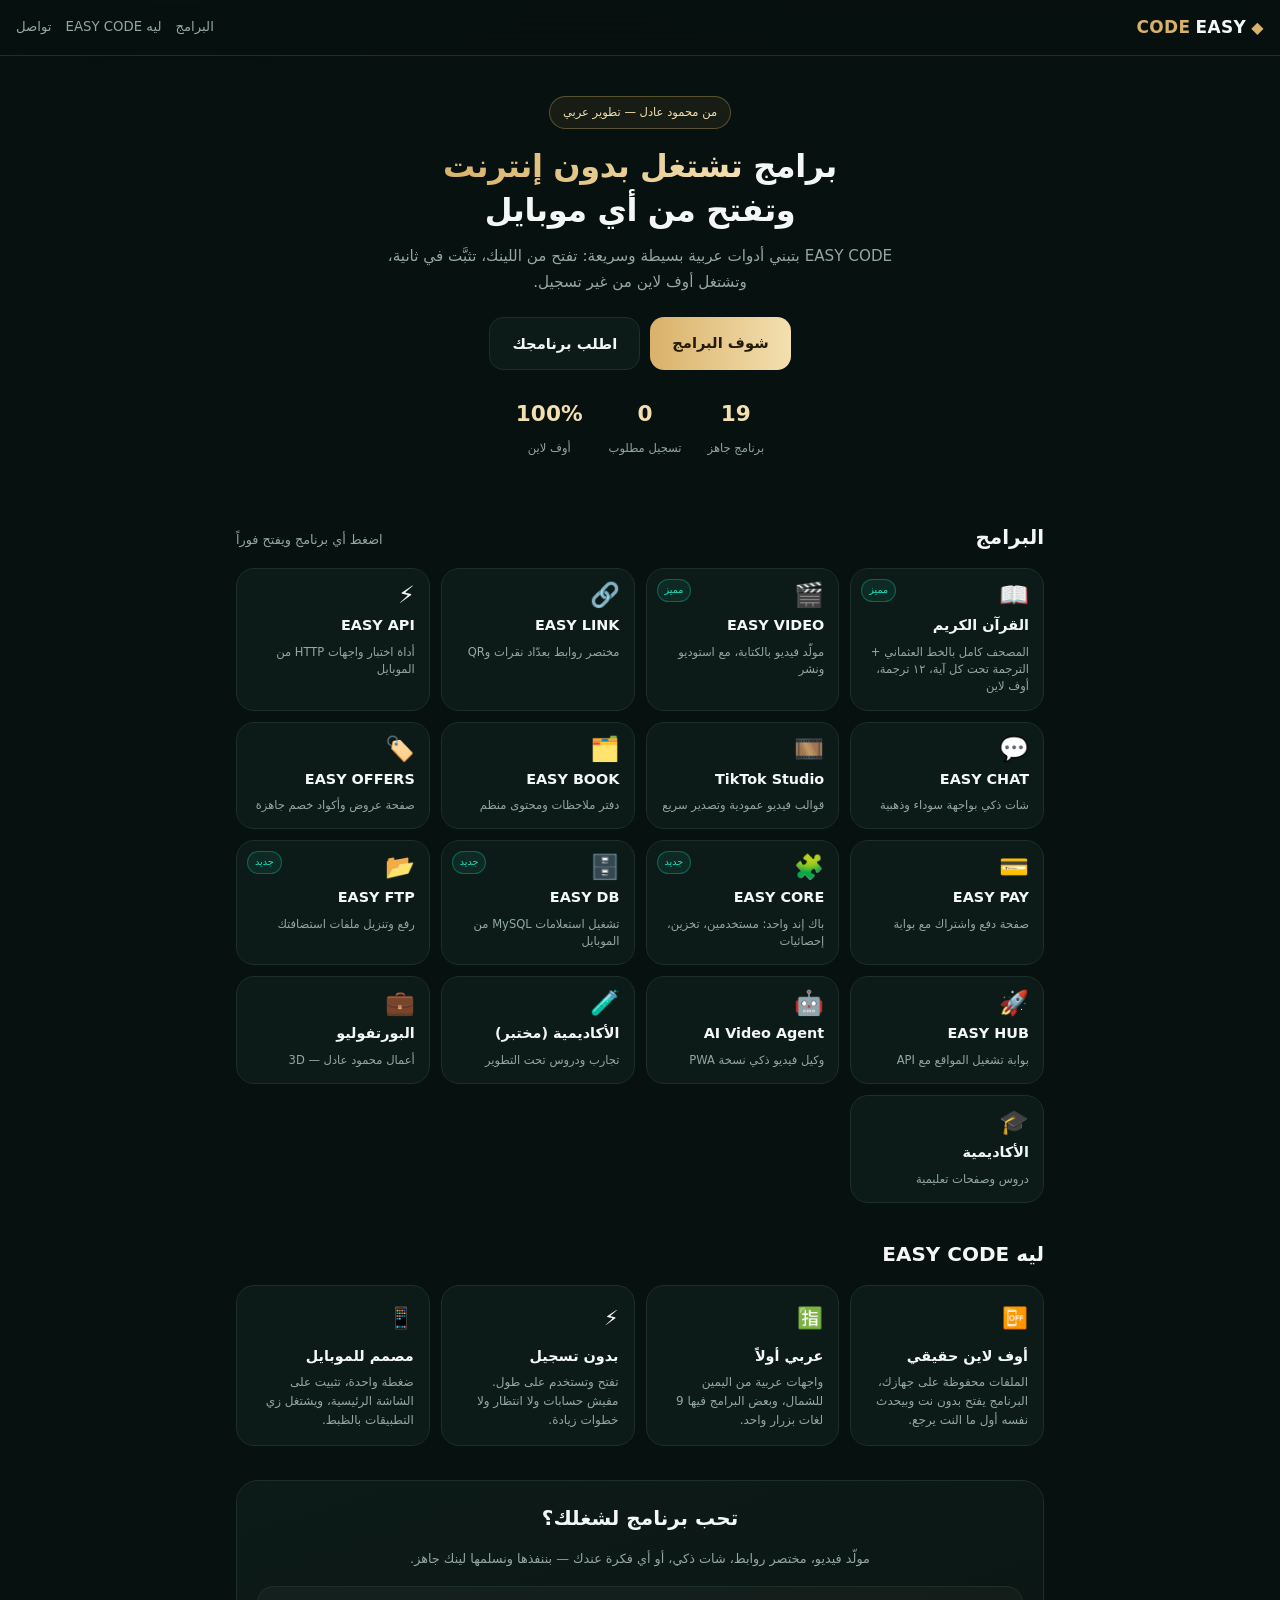
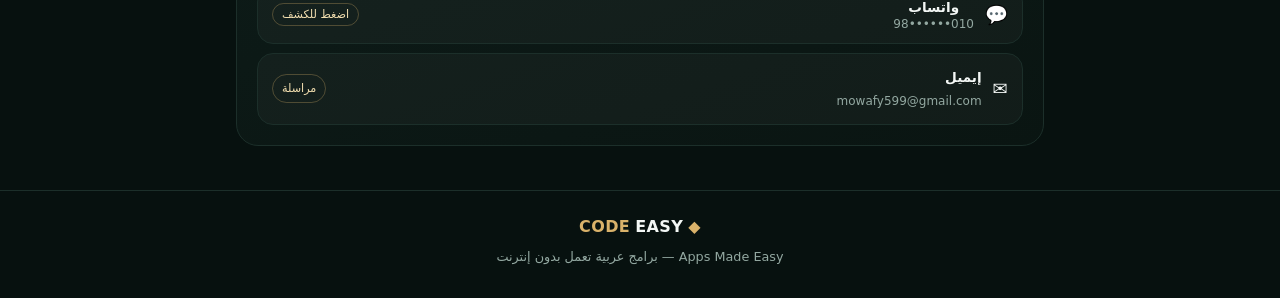
<file: index.html>
<!DOCTYPE html>
<html lang="ar" dir="rtl">
<head>
<meta charset="utf-8">
<meta name="viewport" content="width=device-width, initial-scale=1, viewport-fit=cover">
<title>EASY CODE — Apps Made Easy</title>
<meta name="description" content="برامج عربية تعمل بدون إنترنت: مولّد فيديو، القرآن الكريم، مختصر روابط، أداة API، وأكتر.">
<meta name="theme-color" content="#07110F">
<link rel="manifest" href="manifest.webmanifest">
<link rel="icon" href="icons/icon-192.png">
<link rel="apple-touch-icon" href="icons/icon-192.png">
<link rel="stylesheet" href="assets/brand.css?v=3">
</head>
<body>
<div class="glow"></div>

<header class="bar">
  <div class="logo"><span class="mark">◆</span><b>EASY</b><i>CODE</i></div>
  <nav>
    <a href="#apps">البرامج</a>
    <a href="#why">ليه EASY CODE</a>
    <a href="#contact">تواصل</a>
    <button class="inst" id="installBtn" hidden type="button">تثبيت</button>
  </nav>
</header>

<main>
  <section class="hero">
    <span class="chip">من محمود عادل — تطوير عربي</span>
    <h1>برامج <span class="gold">تشتغل بدون إنترنت</span><br>وتفتح من أي موبايل</h1>
    <p class="lead">EASY CODE بتبني أدوات عربية بسيطة وسريعة: تفتح من اللينك، تثبَّت في ثانية، وتشتغل أوف لاين من غير تسجيل.</p>
    <div class="cta">
      <a class="btn gold" href="#apps">شوف البرامج</a>
      <a class="btn ghost" href="#contact">اطلب برنامجك</a>
    </div>
    <div class="stats">
      <div><b>19</b><span>برنامج جاهز</span></div>
      <div><b>0</b><span>تسجيل مطلوب</span></div>
      <div><b>100%</b><span>أوف لاين</span></div>
    </div>
  </section>

  <section id="apps">
    <div class="sechead"><h2>البرامج</h2><span class="mut">اضغط أي برنامج ويفتح فوراً</span></div>
    <div class="grid" id="grid"></div>
  </section>

  <section id="why">
    <div class="sechead"><h2>ليه EASY CODE</h2></div>
    <div class="feats">
      <div class="feat"><span>📴</span><h3>أوف لاين حقيقي</h3><p>الملفات محفوظة على جهازك، البرنامج يفتح بدون نت وبيحدث نفسه أول ما النت يرجع.</p></div>
      <div class="feat"><span>🈯</span><h3>عربي أولاً</h3><p>واجهات عربية من اليمين للشمال، وبعض البرامج فيها 9 لغات بزرار واحد.</p></div>
      <div class="feat"><span>⚡</span><h3>بدون تسجيل</h3><p>تفتح وتستخدم على طول. مفيش حسابات ولا انتظار ولا خطوات زيادة.</p></div>
      <div class="feat"><span>📱</span><h3>مصمم للموبايل</h3><p>ضغطة واحدة، تثبيت على الشاشة الرئيسية، ويشتغل زي التطبيقات بالظبط.</p></div>
    </div>
  </section>

  <section id="contact" class="contact">
    <h2>تحب برنامج لشغلك؟</h2>
    <p class="mut">مولّد فيديو، مختصر روابط، شات ذكي، أو أي فكرة عندك — بننفذها ونسلمها لينك جاهز.</p>
    <div class="channels">
      <button class="ch" id="waBtn" type="button">
        <span class="ci">💬</span>
        <span><b>واتساب</b><i id="waNum">010••••••98</i></span>
        <span class="chact" id="waAct">اضغط للكشف</span>
      </button>
      <a class="ch" href="mailto:mowafy599@gmail.com">
        <span class="ci">✉️</span>
        <span><b>إيميل</b><i>mowafy599@gmail.com</i></span>
        <span class="chact">مراسلة</span>
      </a>
    </div>
  </section>
</main>

<footer>
  <div class="logo small"><span class="mark">◆</span><b>EASY</b><i>CODE</i></div>
  <p class="mut">Apps Made Easy — برامج عربية تعمل بدون إنترنت</p>
</footer>

<div class="toast" id="toast"></div>
<script src="assets/brand.js?v=4"></script>
</body>
</html>
</file>
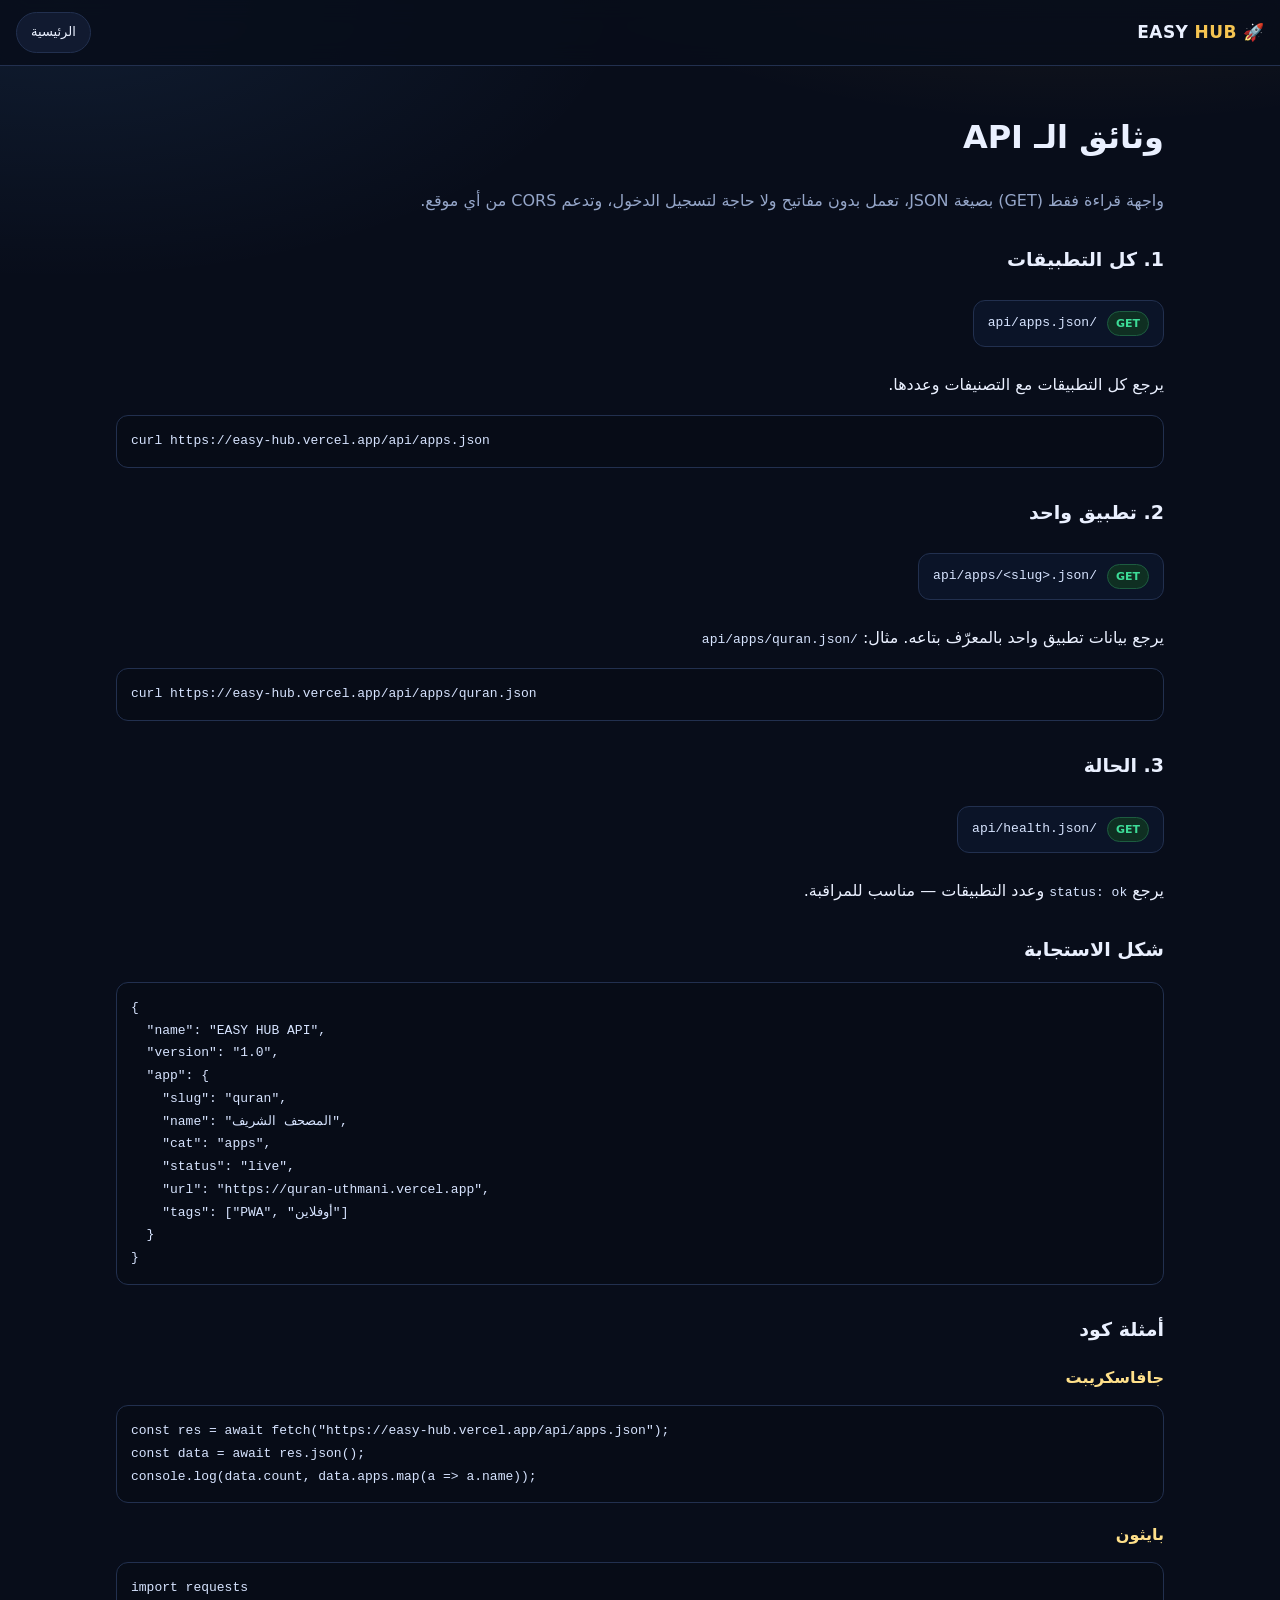
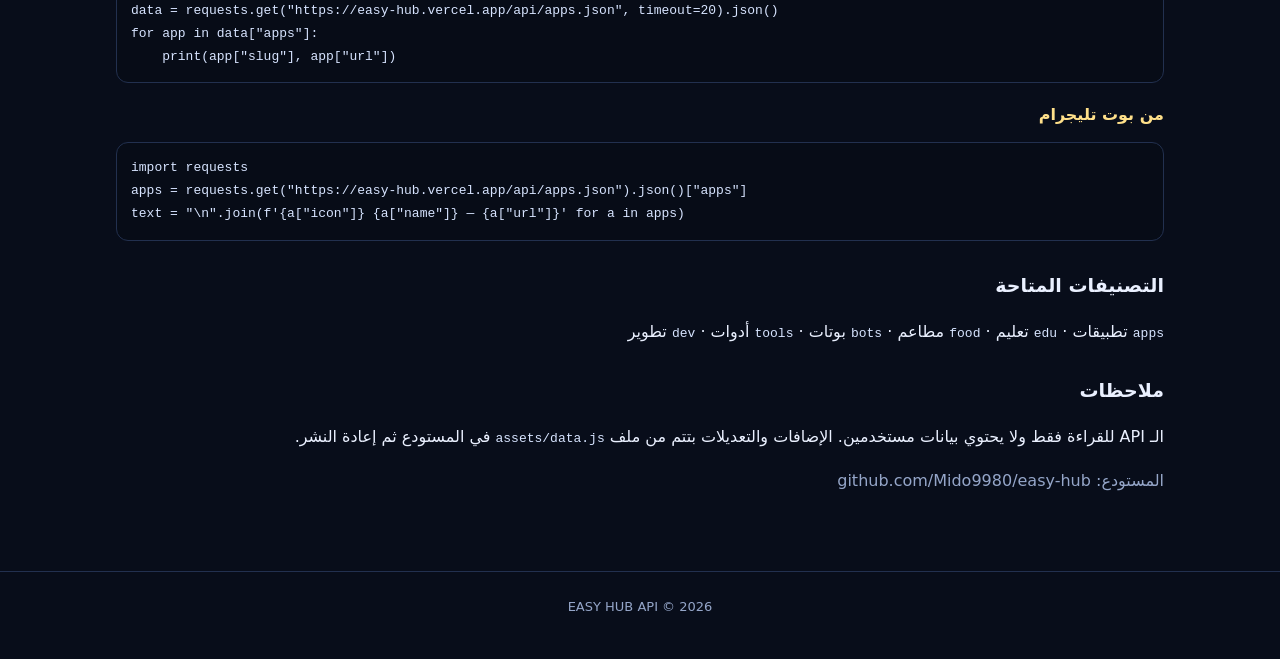
<file: docs.html>
<!DOCTYPE html>
<html lang="ar" dir="rtl">
<head>
<meta charset="utf-8">
<meta name="viewport" content="width=device-width, initial-scale=1">
<title>وثائق EASY HUB API</title>
<meta name="theme-color" content="#0b1020">
<link rel="stylesheet" href="assets/style.css">
<link rel="icon" href="icons/icon-192.png">
</head>
<body>
<header class="bar">
  <div class="logo">🚀 <b>EASY <span>HUB</span></b></div>
  <div class="grow"></div>
  <a class="pill" href="./">الرئيسية</a>
</header>

<main class="wrap">
  <h1>وثائق الـ API</h1>
  <p class="muted">واجهة قراءة فقط (GET) بصيغة JSON، تعمل بدون مفاتيح ولا حاجة لتسجيل الدخول، وتدعم CORS من أي موقع.</p>

  <h2>1. كل التطبيقات</h2>
  <div class="ep"><span class="m">GET</span> <code>/api/apps.json</code></div>
  <p>يرجع كل التطبيقات مع التصنيفات وعددها.</p>
  <pre><code>curl https://easy-hub.vercel.app/api/apps.json</code></pre>

  <h2>2. تطبيق واحد</h2>
  <div class="ep"><span class="m">GET</span> <code>/api/apps/&lt;slug&gt;.json</code></div>
  <p>يرجع بيانات تطبيق واحد بالمعرّف بتاعه. مثال: <code>/api/apps/quran.json</code></p>
  <pre><code>curl https://easy-hub.vercel.app/api/apps/quran.json</code></pre>

  <h2>3. الحالة</h2>
  <div class="ep"><span class="m">GET</span> <code>/api/health.json</code></div>
  <p>يرجع <code>status: ok</code> وعدد التطبيقات — مناسب للمراقبة.</p>

  <h2>شكل الاستجابة</h2>
  <pre><code>{
  "name": "EASY HUB API",
  "version": "1.0",
  "app": {
    "slug": "quran",
    "name": "المصحف الشريف",
    "cat": "apps",
    "status": "live",
    "url": "https://quran-uthmani.vercel.app",
    "tags": ["PWA", "أوفلاين"]
  }
}</code></pre>

  <h2>أمثلة كود</h2>
  <h3>جافاسكريبت</h3>
  <pre><code>const res = await fetch("https://easy-hub.vercel.app/api/apps.json");
const data = await res.json();
console.log(data.count, data.apps.map(a => a.name));</code></pre>
  <h3>بايثون</h3>
  <pre><code>import requests
data = requests.get("https://easy-hub.vercel.app/api/apps.json", timeout=20).json()
for app in data["apps"]:
    print(app["slug"], app["url"])</code></pre>
  <h3>من بوت تليجرام</h3>
  <pre><code>import requests
apps = requests.get("https://easy-hub.vercel.app/api/apps.json").json()["apps"]
text = "\n".join(f'{a["icon"]} {a["name"]} — {a["url"]}' for a in apps)</code></pre>

  <h2>التصنيفات المتاحة</h2>
  <p><code>apps</code> تطبيقات · <code>edu</code> تعليم · <code>food</code> مطاعم · <code>bots</code> بوتات · <code>tools</code> أدوات · <code>dev</code> تطوير</p>

  <h2>ملاحظات</h2>
  <p>الـ API للقراءة فقط ولا يحتوي بيانات مستخدمين. الإضافات والتعديلات بتتم من ملف <code>assets/data.js</code> في المستودع ثم إعادة النشر.</p>
  <p class="muted">المستودع: github.com/Mido9980/easy-hub</p>
</main>
<footer class="foot">EASY HUB API © 2026</footer>
</body>
</html>
</file>
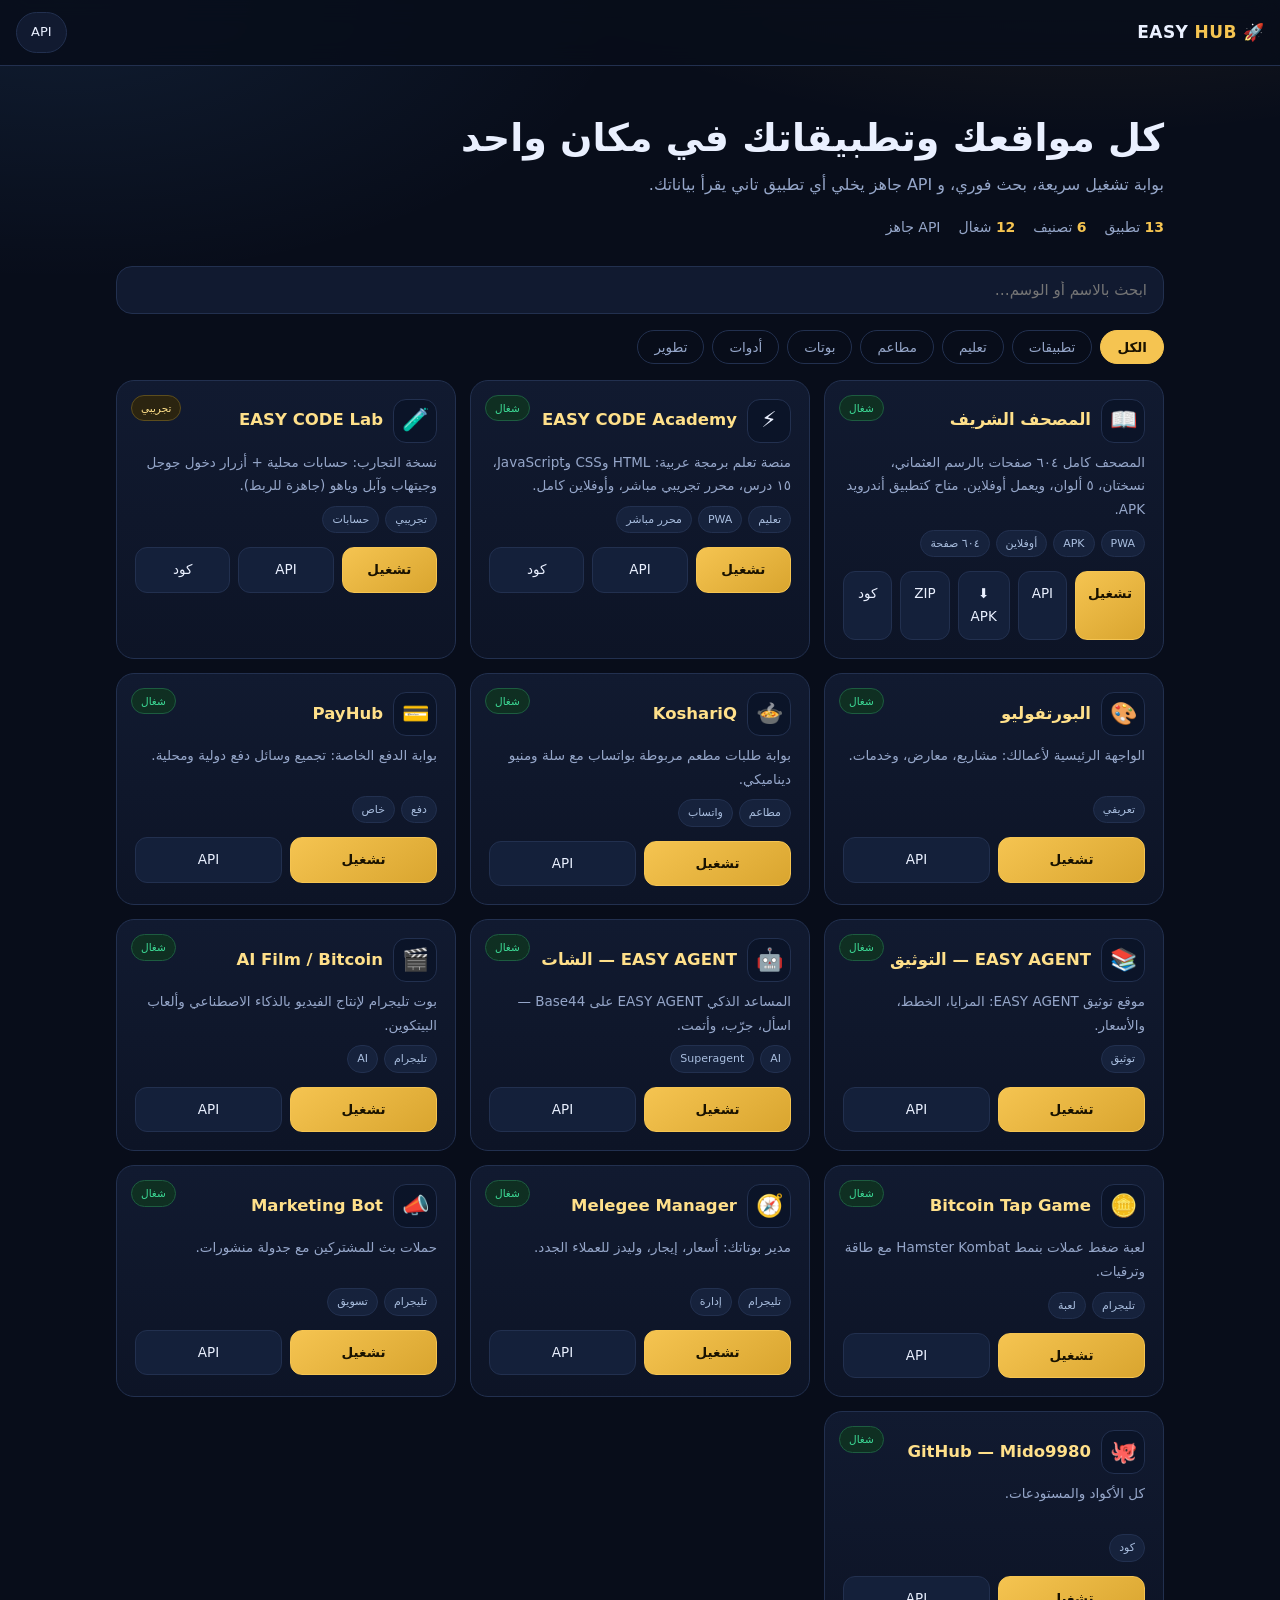
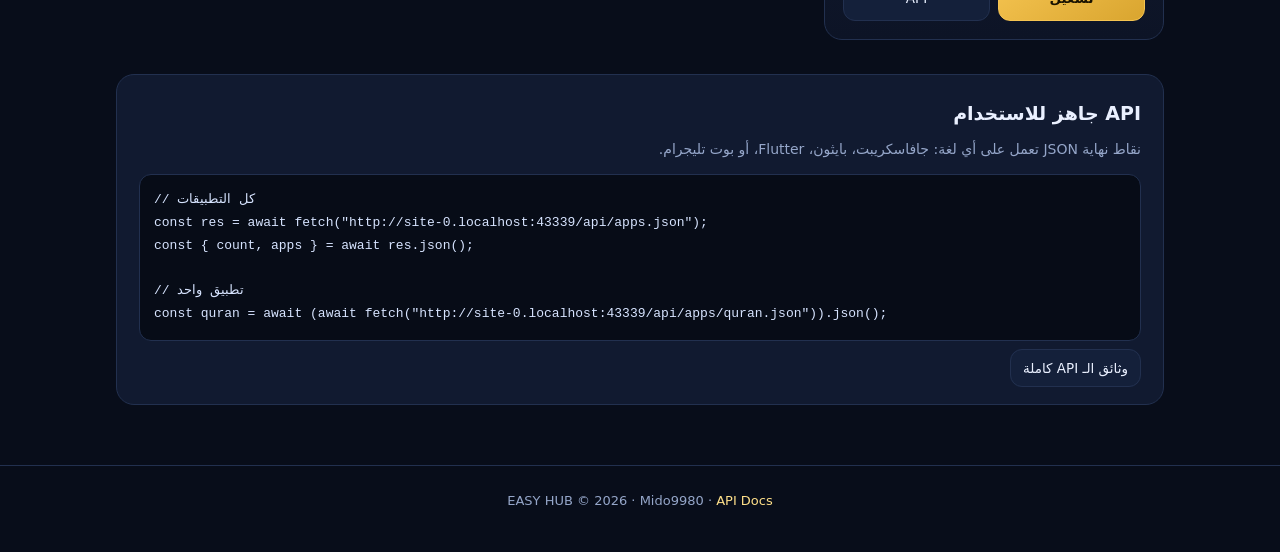
<file: index-hub.html>
<!DOCTYPE html>
<html lang="ar" dir="rtl">
<head>
<meta charset="utf-8">
<meta name="viewport" content="width=device-width, initial-scale=1, viewport-fit=cover">
<title>EASY HUB — شغّل كل مواقعك وتطبيقاتك من مكان واحد</title>
<meta name="description" content="بوابة تشغيل كل المواقع والتطبيقات مع API موثق: قائمة التطبيقات، نقاط نهاية JSON، وبحث فوري.">
<meta name="theme-color" content="#0b1020">
<meta name="apple-mobile-web-app-capable" content="yes">
<meta name="apple-mobile-web-app-title" content="EASY HUB">
<link rel="manifest" href="manifest.webmanifest">
<link rel="apple-touch-icon" href="icons/icon-192.png">
<link rel="icon" href="icons/icon-192.png">
<link rel="stylesheet" href="assets/style.css">
</head>
<body>
<header class="bar">
  <div class="logo">🚀 <b>EASY <span>HUB</span></b></div>
  <div class="grow"></div>
  <a class="pill" href="docs.html">API</a>
  <button class="pill" id="installBtn" hidden>تثبيت</button>
</header>

<main class="wrap">
  <section class="hero">
    <h1>كل مواقعك وتطبيقاتك في مكان واحد</h1>
    <p>بوابة تشغيل سريعة، بحث فوري، و API جاهز يخلي أي تطبيق تاني يقرأ بياناتك.</p>
    <div class="stats" id="stats"></div>
  </section>

  <input id="q" class="search" placeholder="ابحث بالاسم أو الوسم…" autocomplete="off">
  <div class="chips" id="chips"></div>
  <div class="grid" id="grid"></div>

  <section class="api-box">
    <h2>API جاهز للاستخدام</h2>
    <p>نقاط نهاية JSON تعمل على أي لغة: جافاسكريبت، بايثون، Flutter، أو بوت تليجرام.</p>
    <pre><code id="apiSample"></code></pre>
    <a class="btn" href="docs.html">وثائق الـ API كاملة</a>
  </section>
</main>

<footer class="foot">EASY HUB © 2026 · Mido9980 · <a href="docs.html">API Docs</a></footer>

<script src="assets/data.js"></script>
<script src="assets/app.js"></script>
</body>
</html>
</file>
<file: assets/brand.css>
:root{
  --bg:#07110F;--card:#0D1B18;--card2:#0A1512;--line:#1C2F2A;
  --tx:#F3F7F5;--mut:#93A8A1;--gold:#D9B26A;--gold2:#F3DFB0;--teal:#19E3C1;
}
*{box-sizing:border-box;-webkit-tap-highlight-color:transparent}
html,body{margin:0;padding:0}
body{
  background:var(--bg);color:var(--tx);min-height:100vh;
  font-family:"Cairo","Segoe UI",system-ui,-apple-system,sans-serif;line-height:1.7;
  overflow-x:hidden;
}
.glow{
  position:fixed;inset:-20% -10% auto -10%;height:60vh;z-index:-1;pointer-events:none;
  background:radial-gradient(60% 60% at 70% 0%,rgba(217,178,106,.18),transparent 70%),
             radial-gradient(50% 50% at 20% 10%,rgba(25,227,193,.14),transparent 70%);
}
.bar{
  position:sticky;top:0;z-index:20;display:flex;align-items:center;justify-content:space-between;gap:10px;
  padding:13px 16px;background:rgba(7,17,15,.82);backdrop-filter:blur(14px);border-bottom:1px solid var(--line);
}
.logo{display:flex;align-items:center;gap:5px;font-size:1.06rem;letter-spacing:.4px}
.logo .mark{color:var(--gold);font-size:1rem}
.logo b{font-weight:800}
.logo i{font-style:normal;font-weight:800;color:var(--gold)}
.logo.small{justify-content:center;font-size:1rem}
.bar nav{display:flex;gap:14px}
.bar nav a{color:var(--mut);text-decoration:none;font-size:.83rem}
.bar nav a:hover{color:var(--gold2)}
main{max-width:840px;margin:0 auto;padding:26px 16px 10px}
.hero{text-align:center;padding:14px 0 26px}
.chip{display:inline-block;font-size:.72rem;color:var(--gold2);border:1px solid rgba(217,178,106,.35);
  background:rgba(217,178,106,.08);padding:6px 13px;border-radius:999px;margin-bottom:16px}
h1{margin:0 0 12px;font-size:2rem;line-height:1.35;letter-spacing:-.4px}
h1 .gold{background:linear-gradient(90deg,var(--gold),var(--gold2));-webkit-background-clip:text;background-clip:text;color:transparent}
.lead{margin:0 auto;max-width:520px;color:var(--mut);font-size:.95rem}
.cta{display:flex;gap:10px;justify-content:center;margin:22px 0 26px;flex-wrap:wrap}
.btn{padding:13px 22px;border-radius:14px;text-decoration:none;font-weight:700;font-size:.92rem;border:1px solid var(--line)}
.btn.gold{background:linear-gradient(90deg,var(--gold),var(--gold2));color:#231a08;border:0}
.btn.ghost{color:var(--tx);background:var(--card)}
.stats{display:flex;justify-content:center;gap:26px;flex-wrap:wrap}
.stats div{text-align:center}
.stats b{display:block;font-size:1.35rem;color:var(--gold2)}
.stats span{font-size:.72rem;color:var(--mut)}
section{margin-bottom:34px}
.sechead{display:flex;align-items:baseline;justify-content:space-between;gap:10px;margin-bottom:14px}
h2{margin:0;font-size:1.25rem}
.mut{color:var(--mut);font-size:.8rem}
.grid{display:grid;grid-template-columns:repeat(auto-fill,minmax(158px,1fr));gap:11px}
.app{position:relative;display:flex;flex-direction:column;gap:6px;background:var(--card);border:1px solid var(--line);
  border-radius:18px;padding:14px;text-decoration:none;color:var(--tx);transition:.18s;overflow:hidden}
.app:hover{transform:translateY(-2px);border-color:rgba(217,178,106,.45)}
.app .ai{font-size:1.5rem;line-height:1}
.app b{font-size:.9rem}
.app p{margin:0;font-size:.72rem;color:var(--mut);line-height:1.5}
.app .tag{position:absolute;top:10px;left:10px;font-size:.6rem;color:var(--teal);border:1px solid rgba(25,227,193,.3);
  background:rgba(25,227,193,.08);border-radius:999px;padding:2px 7px}
.feats{display:grid;grid-template-columns:repeat(auto-fill,minmax(190px,1fr));gap:11px}
.feat{background:var(--card);border:1px solid var(--line);border-radius:18px;padding:15px}
.feat span{font-size:1.3rem}
.feat h3{margin:8px 0 4px;font-size:.9rem}
.feat p{margin:0;font-size:.75rem;color:var(--mut);line-height:1.6}
.contact{background:linear-gradient(160deg,var(--card),var(--card2));border:1px solid var(--line);border-radius:22px;padding:20px;text-align:center}
.contact h2{margin-bottom:6px}
.channels{display:flex;flex-direction:column;gap:9px;margin-top:16px;text-align:start}
.ch{display:flex;align-items:center;gap:11px;background:rgba(255,255,255,.03);border:1px solid var(--line);
  border-radius:16px;padding:12px 14px;color:var(--tx);text-decoration:none;font-family:inherit;font-size:.85rem;width:100%;cursor:pointer}
.ch .ci{font-size:1.15rem}
.ch b{display:block;font-size:.85rem}
.ch i{font-style:normal;font-size:.75rem;color:var(--mut);direction:ltr}
.chact{margin-inline-start:auto;font-size:.7rem;color:var(--gold2);border:1px solid rgba(217,178,106,.3);
  border-radius:999px;padding:4px 9px;white-space:nowrap}
footer{border-top:1px solid var(--line);padding:22px 16px 30px;text-align:center}
footer p{margin:6px 0 0;font-size:.75rem}
.toast{position:fixed;bottom:22px;left:50%;transform:translateX(-50%) translateY(16px);background:#12241F;
  color:var(--gold2);border:1px solid rgba(217,178,106,.35);padding:9px 16px;border-radius:999px;font-size:.8rem;
  opacity:0;pointer-events:none;transition:.2s;z-index:50}
.toast.on{opacity:1;transform:translateX(-50%) translateY(0)}
@media(max-width:400px){h1{font-size:1.65rem}.grid{grid-template-columns:repeat(2,1fr)}.bar nav a:nth-child(2){display:none}}

/* install button + offline badge */
.bar nav .inst{background:linear-gradient(90deg,var(--gold),var(--gold2));color:#231a08;border:0;
  border-radius:999px;padding:6px 13px;font-family:inherit;font-weight:800;font-size:.75rem;cursor:pointer}
body.offline .bar:after{content:"أوف لاين";position:absolute;top:8px;left:12px;font-size:.6rem;color:var(--gold2);
  border:1px solid rgba(217,178,106,.35);border-radius:999px;padding:2px 7px;background:rgba(217,178,106,.1)}
</file>
<file: assets/style.css>
:root{
  --bg:#080d1a; --bg2:#0d1426; --card:#111a30; --line:#22304f;
  --text:#eaf0ff; --muted:#95a6c9; --gold:#f5c451; --gold2:#ffe08a;
  --green:#3ddc97; --blue:#5aa9ff; --radius:18px;
  --font:"Segoe UI",Tahoma,system-ui,-apple-system,"Noto Kufi Arabic",sans-serif;
}
*{box-sizing:border-box}
body{margin:0;background:
  radial-gradient(1000px 500px at 85% -10%, rgba(245,196,81,.14), transparent 70%),
  radial-gradient(800px 400px at 5% 0%, rgba(90,169,255,.10), transparent 70%),
  var(--bg);
  color:var(--text);font-family:var(--font);line-height:1.75;-webkit-font-smoothing:antialiased}
a{color:var(--gold2);text-decoration:none}
a:hover{text-decoration:underline}
.bar{position:sticky;top:0;z-index:20;display:flex;align-items:center;gap:10px;padding:12px 16px;
  background:rgba(8,13,26,.86);backdrop-filter:blur(12px);border-bottom:1px solid var(--line)}
.logo{font-size:17px;letter-spacing:.4px}
.logo span{color:var(--gold)}
.grow{flex:1}
.pill{border:1px solid var(--line);background:var(--card);color:var(--text);padding:8px 14px;border-radius:99px;font-size:13px;cursor:pointer;font-family:inherit}
.pill:hover{border-color:var(--gold);color:var(--gold2);text-decoration:none}
.wrap{max-width:1080px;margin:0 auto;padding:22px 16px 60px}
.hero{padding:26px 0 8px}
.hero h1{margin:0 0 8px;font-size:clamp(24px,4.4vw,38px);line-height:1.3}
.hero p{margin:0;color:var(--muted);font-size:16px}
.stats{display:flex;gap:18px;flex-wrap:wrap;margin-top:16px;color:var(--muted);font-size:14px}
.stats b{color:var(--gold)}
.search{width:100%;margin:18px 0 10px;padding:14px 16px;border-radius:16px;border:1px solid var(--line);
  background:var(--card);color:var(--text);font-size:15px;outline:none;font-family:inherit}
.search:focus{border-color:var(--gold);box-shadow:0 0 0 3px rgba(245,196,81,.15)}
.chips{display:flex;gap:8px;flex-wrap:wrap;margin:6px 0 16px}
.chips button{padding:8px 16px;border-radius:99px;border:1px solid var(--line);background:transparent;color:var(--muted);font-size:13.5px;cursor:pointer;font-family:inherit}
.chips button.on{background:var(--gold);color:#191200;border-color:var(--gold);font-weight:700}
.grid{display:grid;grid-template-columns:repeat(auto-fill,minmax(270px,1fr));gap:14px}
.card{background:linear-gradient(180deg,var(--card),var(--bg2));border:1px solid var(--line);border-radius:var(--radius);
  padding:18px;display:flex;flex-direction:column;gap:8px;transition:.18s;position:relative}
.card:hover{transform:translateY(-3px);border-color:var(--gold);box-shadow:0 14px 34px rgba(0,0,0,.35)}
.card .top{display:flex;align-items:center;gap:10px}
.card .ico{width:44px;height:44px;border-radius:13px;display:grid;place-items:center;font-size:22px;
  background:#0b1428;border:1px solid var(--line)}
.card h3{margin:0;font-size:16.5px}
.card p{margin:0;color:var(--muted);font-size:13.5px;min-height:44px}
.card .tags{display:flex;gap:6px;flex-wrap:wrap}
.card .tags span{font-size:11px;padding:3px 9px;border-radius:99px;background:#16223c;color:#a9bedf;border:1px solid var(--line)}
.badge{position:absolute;top:14px;inset-inline-end:14px;font-size:10.5px;padding:3px 9px;border-radius:99px}
.badge.live{background:#0f2f22;color:var(--green);border:1px solid #1d5c40}
.badge.beta{background:#2b2410;color:var(--gold2);border:1px solid #5c4d1d}
.card .acts{display:flex;gap:8px;margin-top:6px}
.btn{flex:1;text-align:center;padding:10px 12px;border-radius:12px;border:1px solid var(--line);
  background:#14203a;color:var(--text);font-size:13.5px;cursor:pointer;font-family:inherit}
.btn.gold{background:linear-gradient(145deg,var(--gold),#d9a52f);color:#191200;border-color:var(--gold);font-weight:700}
.btn:hover{filter:brightness(1.07);text-decoration:none}
.api-box{margin-top:34px;padding:22px;border:1px solid var(--line);border-radius:var(--radius);background:var(--card)}
.api-box h2{margin:0 0 6px;font-size:19px}
.api-box p{margin:0 0 12px;color:var(--muted);font-size:14px}
pre{background:#070c17;border:1px solid var(--line);border-radius:12px;padding:14px;overflow:auto;direction:ltr;text-align:left}
code{font-family:ui-monospace,Menlo,Consolas,monospace;font-size:13px;color:#d7e4ff}
h1{font-size:clamp(22px,4vw,32px)}
h2{margin-top:28px;font-size:19px}
h3{margin:18px 0 6px;font-size:16px;color:var(--gold2)}
.muted{color:var(--muted)}
.ep{display:inline-flex;align-items:center;gap:10px;background:#0b1428;border:1px solid var(--line);border-radius:12px;padding:10px 14px;margin:8px 0}
.ep .m{font-size:11px;font-weight:700;color:var(--green);background:#0f2f22;border:1px solid #1d5c40;padding:2px 8px;border-radius:99px}
.note{color:var(--muted);font-size:13px}
.foot{text-align:center;color:var(--muted);font-size:13px;padding:24px 16px 40px;border-top:1px solid var(--line)}
.empty{color:var(--muted);text-align:center;padding:30px}
</file>
